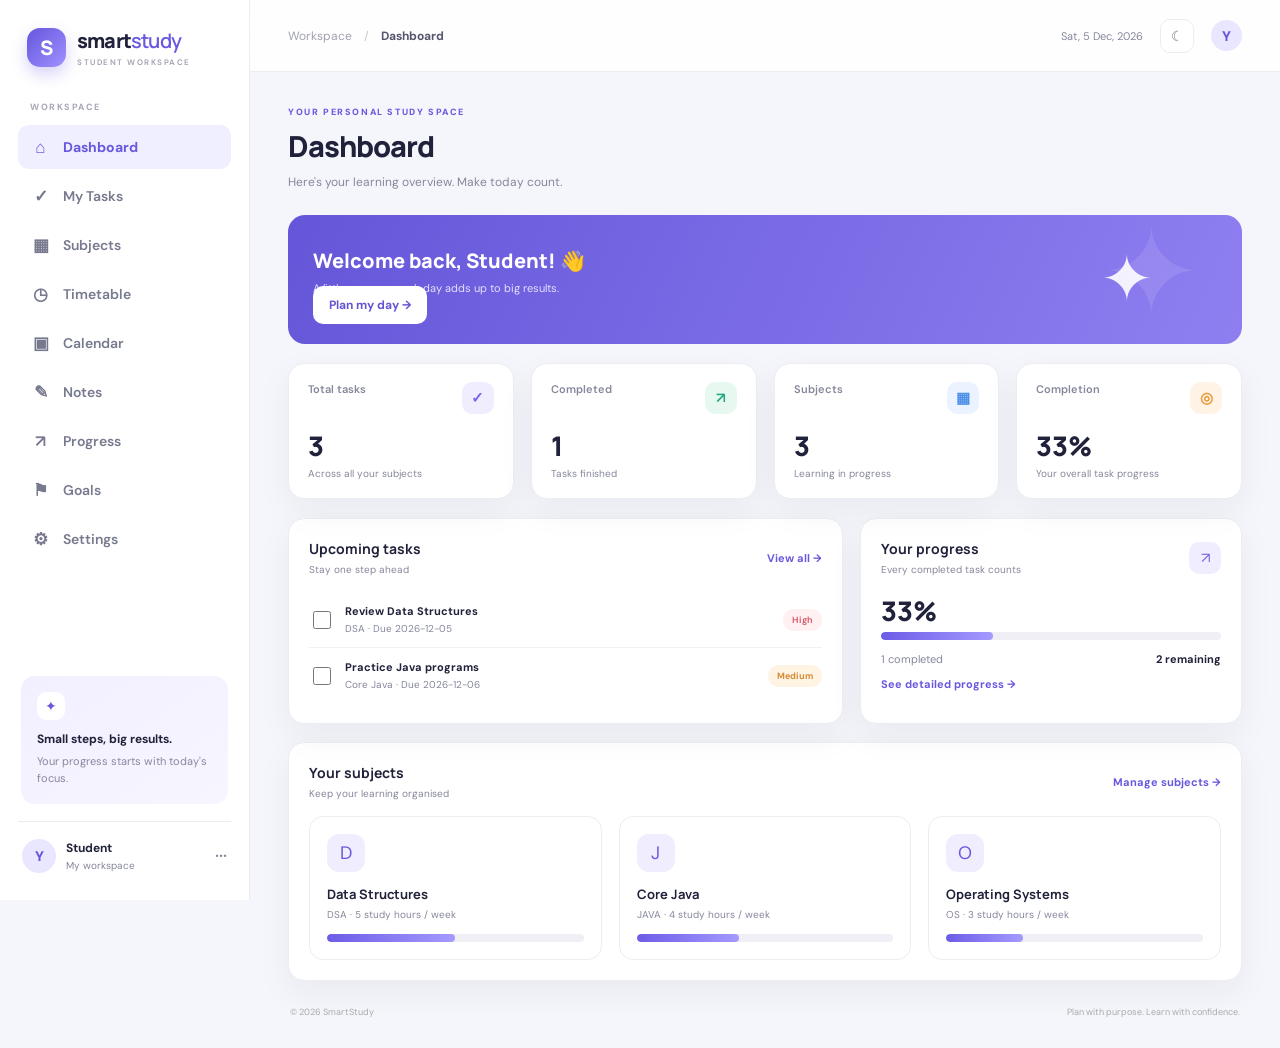
<file: index.html>
<!DOCTYPE html>
<html lang="en">
<head>
  <meta charset="UTF-8"><meta name="viewport" content="width=device-width, initial-scale=1.0">
  <meta name="description" content="SmartStudy student planner">
  <title>Dashboard | SmartStudy</title><link rel="stylesheet" href="style.css">
  <script defer src="app.js"></script>
</head>
<body data-page="dashboard">
<div class="app-shell">
  <aside class="sidebar">
    <a class="brand" href="index.html"><span class="brand-mark">S</span><span>smart<span class="brand-light">study</span><small>STUDENT WORKSPACE</small></span></a>
    <div class="nav-caption">WORKSPACE</div><nav><a class="nav-link active" href="index.html"><span>⌂</span>Dashboard</a>
<a class="nav-link " href="tasks.html"><span>✓</span>My Tasks</a>
<a class="nav-link " href="subjects.html"><span>▦</span>Subjects</a>
<a class="nav-link " href="timetable.html"><span>◷</span>Timetable</a>
<a class="nav-link " href="calendar.html"><span>▣</span>Calendar</a>
<a class="nav-link " href="notes.html"><span>✎</span>Notes</a>
<a class="nav-link " href="progress.html"><span>↗</span>Progress</a>
<a class="nav-link " href="goals.html"><span>⚑</span>Goals</a>
<a class="nav-link " href="settings.html"><span>⚙</span>Settings</a></nav>
    <div class="sidebar-bottom"><div class="mini-card"><div class="mini-icon">✦</div><strong>Small steps, big results.</strong><p>Your progress starts with today's focus.</p></div><div class="profile"><div class="avatar">Y</div><div><b>Student</b><small>My workspace</small></div><a href="settings.html" aria-label="Settings">···</a></div></div>
  </aside>
  <main class="main-area">
    <header class="topbar"><button class="menu-toggle" id="menuToggle" aria-label="Open menu">☰</button><div class="breadcrumb">Workspace <span>/</span> <b>Dashboard</b></div><div class="top-actions"><span class="today-label" id="todayLabel"></span><button class="icon-btn" id="themeToggle" title="Toggle theme">☾</button><div class="avatar small-avatar">Y</div></div></header>
    <section class="page-content">
      <div class="page-heading"><div><p class="eyebrow">YOUR PERSONAL STUDY SPACE</p><h1>Dashboard</h1><p class="subheading" id="pageSubtitle"></p></div><div id="headingAction"></div></div>
      <div id="pageContent"></div>
      <footer>© 2026 SmartStudy <span>Plan with purpose. Learn with confidence.</span></footer>
    </section>
  </main>
</div>
<div class="toast" id="toast" role="status"></div>
</body></html>
</file>
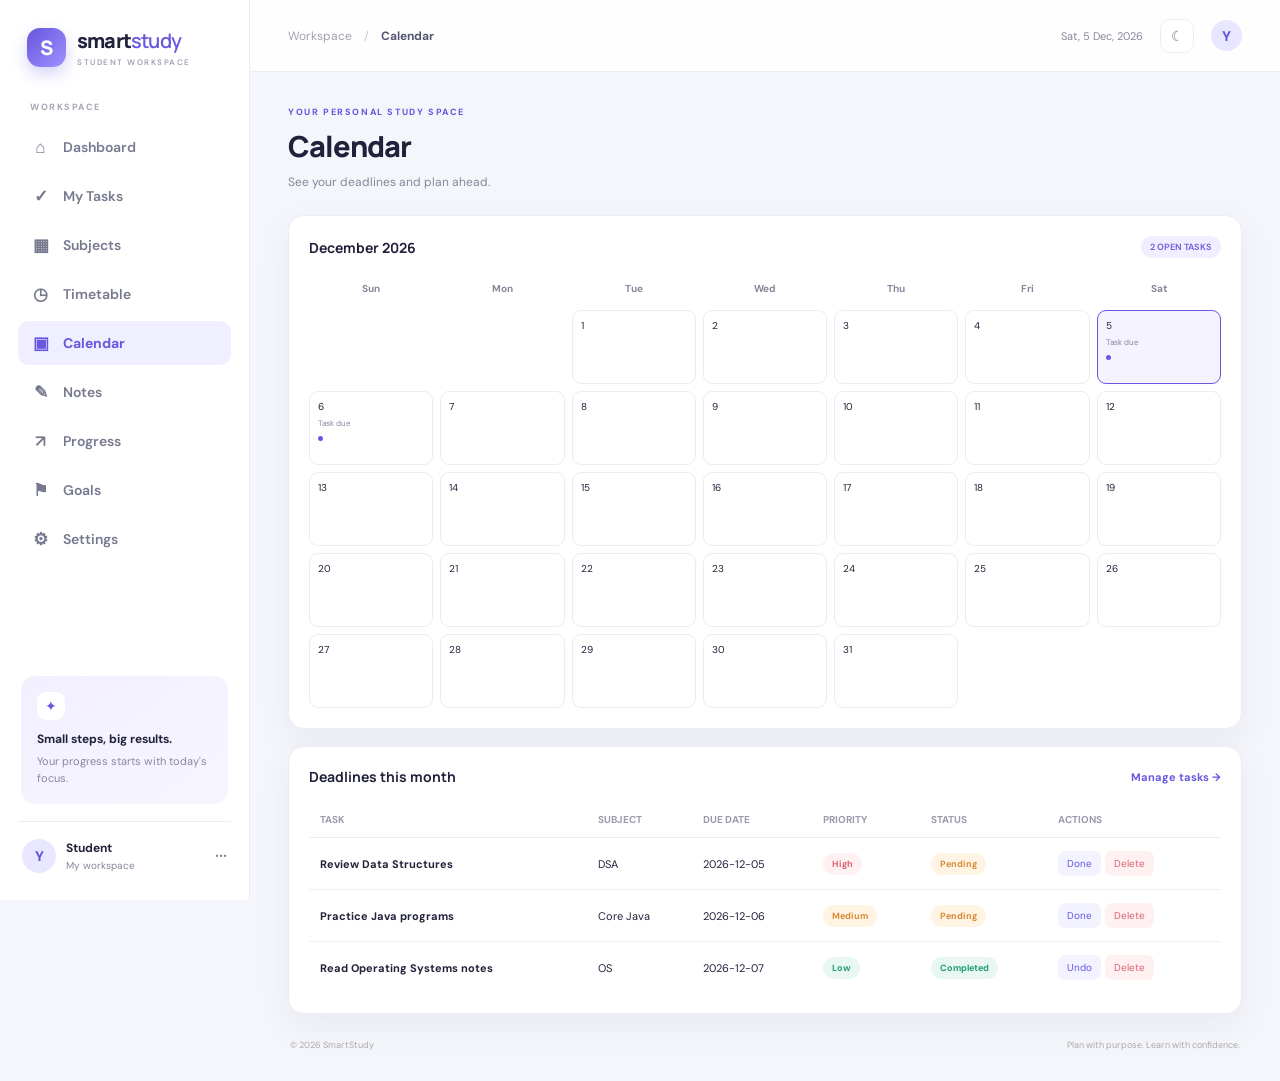
<file: calendar.html>
<!DOCTYPE html>
<html lang="en">
<head>
  <meta charset="UTF-8"><meta name="viewport" content="width=device-width, initial-scale=1.0">
  <meta name="description" content="SmartStudy student planner">
  <title>Calendar | SmartStudy</title><link rel="stylesheet" href="style.css">
  <script defer src="app.js"></script>
</head>
<body data-page="calendar">
<div class="app-shell">
  <aside class="sidebar">
    <a class="brand" href="index.html"><span class="brand-mark">S</span><span>smart<span class="brand-light">study</span><small>STUDENT WORKSPACE</small></span></a>
    <div class="nav-caption">WORKSPACE</div><nav><a class="nav-link " href="index.html"><span>⌂</span>Dashboard</a>
<a class="nav-link " href="tasks.html"><span>✓</span>My Tasks</a>
<a class="nav-link " href="subjects.html"><span>▦</span>Subjects</a>
<a class="nav-link " href="timetable.html"><span>◷</span>Timetable</a>
<a class="nav-link active" href="calendar.html"><span>▣</span>Calendar</a>
<a class="nav-link " href="notes.html"><span>✎</span>Notes</a>
<a class="nav-link " href="progress.html"><span>↗</span>Progress</a>
<a class="nav-link " href="goals.html"><span>⚑</span>Goals</a>
<a class="nav-link " href="settings.html"><span>⚙</span>Settings</a></nav>
    <div class="sidebar-bottom"><div class="mini-card"><div class="mini-icon">✦</div><strong>Small steps, big results.</strong><p>Your progress starts with today's focus.</p></div><div class="profile"><div class="avatar">Y</div><div><b>Student</b><small>My workspace</small></div><a href="settings.html" aria-label="Settings">···</a></div></div>
  </aside>
  <main class="main-area">
    <header class="topbar"><button class="menu-toggle" id="menuToggle" aria-label="Open menu">☰</button><div class="breadcrumb">Workspace <span>/</span> <b>Calendar</b></div><div class="top-actions"><span class="today-label" id="todayLabel"></span><button class="icon-btn" id="themeToggle" title="Toggle theme">☾</button><div class="avatar small-avatar">Y</div></div></header>
    <section class="page-content">
      <div class="page-heading"><div><p class="eyebrow">YOUR PERSONAL STUDY SPACE</p><h1>Calendar</h1><p class="subheading" id="pageSubtitle"></p></div><div id="headingAction"></div></div>
      <div id="pageContent"></div>
      <footer>© 2026 SmartStudy <span>Plan with purpose. Learn with confidence.</span></footer>
    </section>
  </main>
</div>
<div class="toast" id="toast" role="status"></div>
</body></html>
</file>
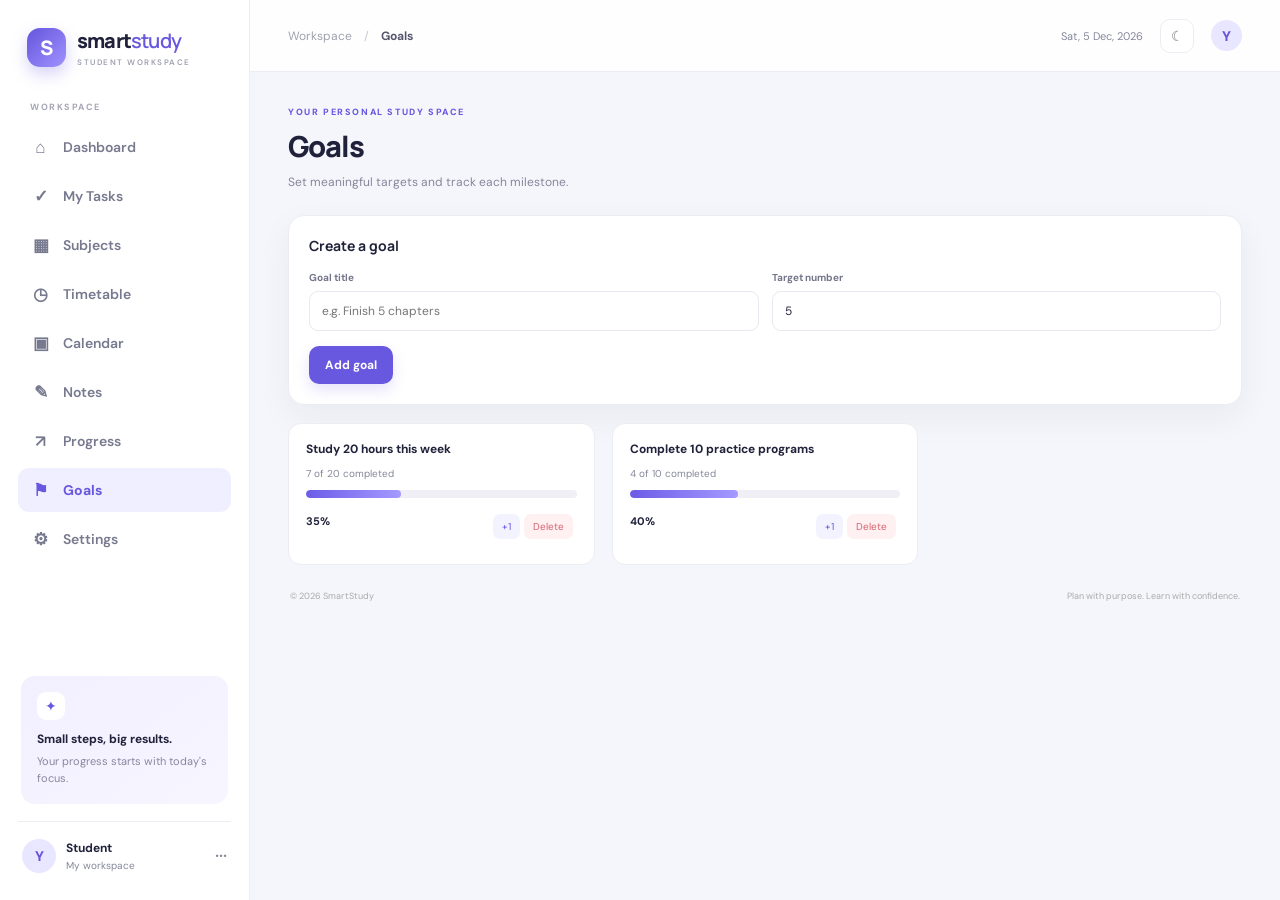
<file: goals.html>
<!DOCTYPE html>
<html lang="en">
<head>
  <meta charset="UTF-8"><meta name="viewport" content="width=device-width, initial-scale=1.0">
  <meta name="description" content="SmartStudy student planner">
  <title>Goals | SmartStudy</title><link rel="stylesheet" href="style.css">
  <script defer src="app.js"></script>
</head>
<body data-page="goals">
<div class="app-shell">
  <aside class="sidebar">
    <a class="brand" href="index.html"><span class="brand-mark">S</span><span>smart<span class="brand-light">study</span><small>STUDENT WORKSPACE</small></span></a>
    <div class="nav-caption">WORKSPACE</div><nav><a class="nav-link " href="index.html"><span>⌂</span>Dashboard</a>
<a class="nav-link " href="tasks.html"><span>✓</span>My Tasks</a>
<a class="nav-link " href="subjects.html"><span>▦</span>Subjects</a>
<a class="nav-link " href="timetable.html"><span>◷</span>Timetable</a>
<a class="nav-link " href="calendar.html"><span>▣</span>Calendar</a>
<a class="nav-link " href="notes.html"><span>✎</span>Notes</a>
<a class="nav-link " href="progress.html"><span>↗</span>Progress</a>
<a class="nav-link active" href="goals.html"><span>⚑</span>Goals</a>
<a class="nav-link " href="settings.html"><span>⚙</span>Settings</a></nav>
    <div class="sidebar-bottom"><div class="mini-card"><div class="mini-icon">✦</div><strong>Small steps, big results.</strong><p>Your progress starts with today's focus.</p></div><div class="profile"><div class="avatar">Y</div><div><b>Student</b><small>My workspace</small></div><a href="settings.html" aria-label="Settings">···</a></div></div>
  </aside>
  <main class="main-area">
    <header class="topbar"><button class="menu-toggle" id="menuToggle" aria-label="Open menu">☰</button><div class="breadcrumb">Workspace <span>/</span> <b>Goals</b></div><div class="top-actions"><span class="today-label" id="todayLabel"></span><button class="icon-btn" id="themeToggle" title="Toggle theme">☾</button><div class="avatar small-avatar">Y</div></div></header>
    <section class="page-content">
      <div class="page-heading"><div><p class="eyebrow">YOUR PERSONAL STUDY SPACE</p><h1>Goals</h1><p class="subheading" id="pageSubtitle"></p></div><div id="headingAction"></div></div>
      <div id="pageContent"></div>
      <footer>© 2026 SmartStudy <span>Plan with purpose. Learn with confidence.</span></footer>
    </section>
  </main>
</div>
<div class="toast" id="toast" role="status"></div>
</body></html>
</file>
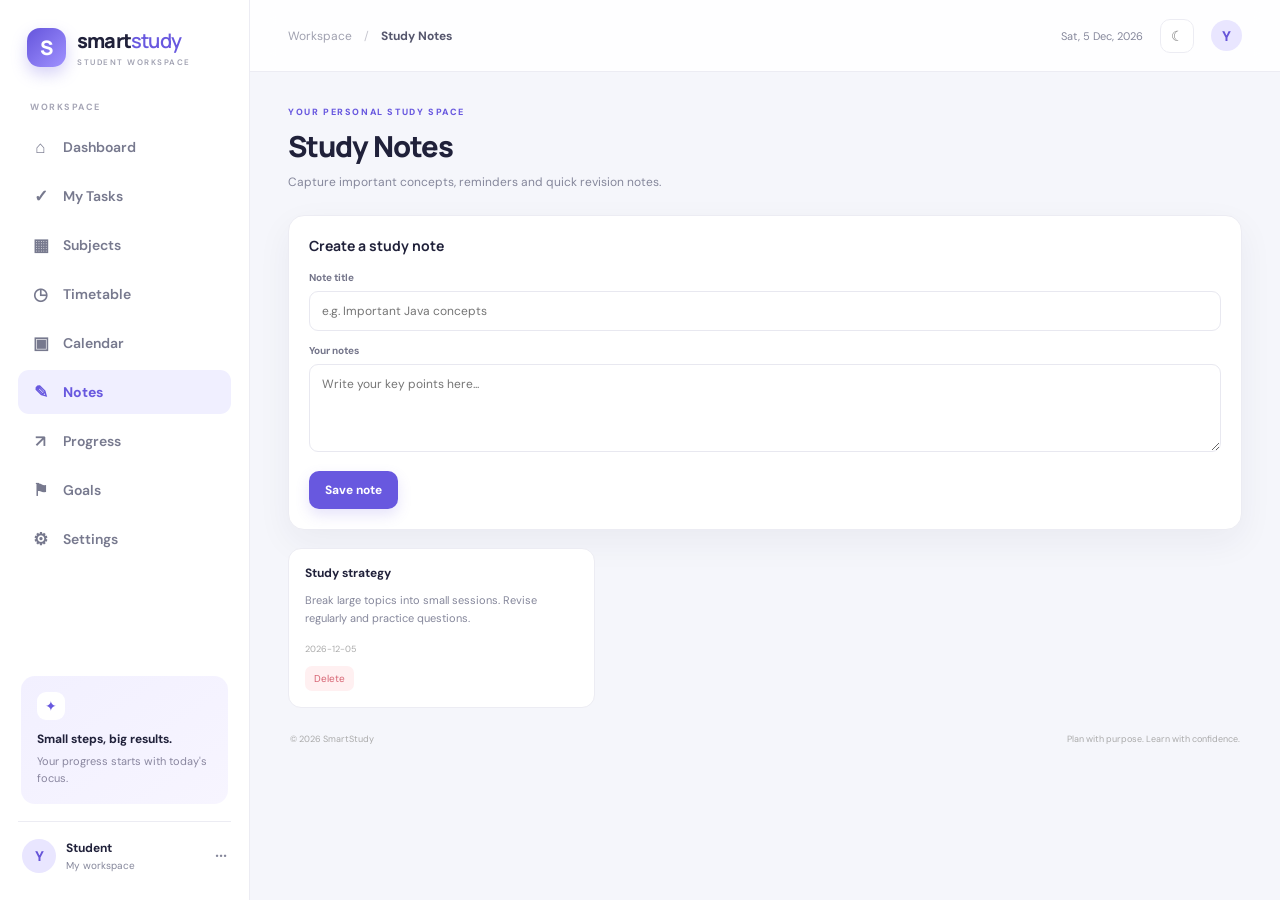
<file: notes.html>
<!DOCTYPE html>
<html lang="en">
<head>
  <meta charset="UTF-8"><meta name="viewport" content="width=device-width, initial-scale=1.0">
  <meta name="description" content="SmartStudy student planner">
  <title>Study Notes | SmartStudy</title><link rel="stylesheet" href="style.css">
  <script defer src="app.js"></script>
</head>
<body data-page="notes">
<div class="app-shell">
  <aside class="sidebar">
    <a class="brand" href="index.html"><span class="brand-mark">S</span><span>smart<span class="brand-light">study</span><small>STUDENT WORKSPACE</small></span></a>
    <div class="nav-caption">WORKSPACE</div><nav><a class="nav-link " href="index.html"><span>⌂</span>Dashboard</a>
<a class="nav-link " href="tasks.html"><span>✓</span>My Tasks</a>
<a class="nav-link " href="subjects.html"><span>▦</span>Subjects</a>
<a class="nav-link " href="timetable.html"><span>◷</span>Timetable</a>
<a class="nav-link " href="calendar.html"><span>▣</span>Calendar</a>
<a class="nav-link active" href="notes.html"><span>✎</span>Notes</a>
<a class="nav-link " href="progress.html"><span>↗</span>Progress</a>
<a class="nav-link " href="goals.html"><span>⚑</span>Goals</a>
<a class="nav-link " href="settings.html"><span>⚙</span>Settings</a></nav>
    <div class="sidebar-bottom"><div class="mini-card"><div class="mini-icon">✦</div><strong>Small steps, big results.</strong><p>Your progress starts with today's focus.</p></div><div class="profile"><div class="avatar">Y</div><div><b>Student</b><small>My workspace</small></div><a href="settings.html" aria-label="Settings">···</a></div></div>
  </aside>
  <main class="main-area">
    <header class="topbar"><button class="menu-toggle" id="menuToggle" aria-label="Open menu">☰</button><div class="breadcrumb">Workspace <span>/</span> <b>Study Notes</b></div><div class="top-actions"><span class="today-label" id="todayLabel"></span><button class="icon-btn" id="themeToggle" title="Toggle theme">☾</button><div class="avatar small-avatar">Y</div></div></header>
    <section class="page-content">
      <div class="page-heading"><div><p class="eyebrow">YOUR PERSONAL STUDY SPACE</p><h1>Study Notes</h1><p class="subheading" id="pageSubtitle"></p></div><div id="headingAction"></div></div>
      <div id="pageContent"></div>
      <footer>© 2026 SmartStudy <span>Plan with purpose. Learn with confidence.</span></footer>
    </section>
  </main>
</div>
<div class="toast" id="toast" role="status"></div>
</body></html>
</file>
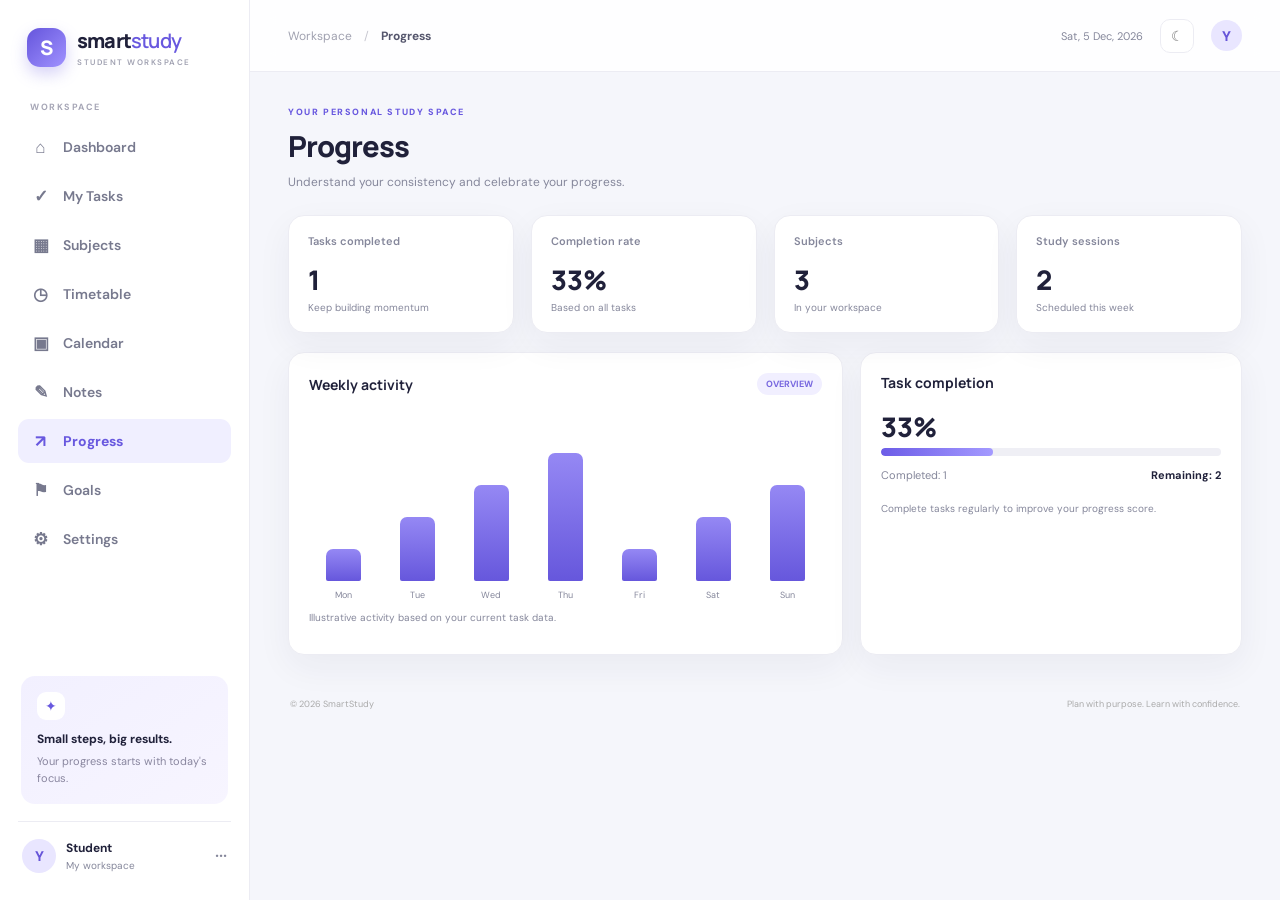
<file: progress.html>
<!DOCTYPE html>
<html lang="en">
<head>
  <meta charset="UTF-8"><meta name="viewport" content="width=device-width, initial-scale=1.0">
  <meta name="description" content="SmartStudy student planner">
  <title>Progress | SmartStudy</title><link rel="stylesheet" href="style.css">
  <script defer src="app.js"></script>
</head>
<body data-page="progress">
<div class="app-shell">
  <aside class="sidebar">
    <a class="brand" href="index.html"><span class="brand-mark">S</span><span>smart<span class="brand-light">study</span><small>STUDENT WORKSPACE</small></span></a>
    <div class="nav-caption">WORKSPACE</div><nav><a class="nav-link " href="index.html"><span>⌂</span>Dashboard</a>
<a class="nav-link " href="tasks.html"><span>✓</span>My Tasks</a>
<a class="nav-link " href="subjects.html"><span>▦</span>Subjects</a>
<a class="nav-link " href="timetable.html"><span>◷</span>Timetable</a>
<a class="nav-link " href="calendar.html"><span>▣</span>Calendar</a>
<a class="nav-link " href="notes.html"><span>✎</span>Notes</a>
<a class="nav-link active" href="progress.html"><span>↗</span>Progress</a>
<a class="nav-link " href="goals.html"><span>⚑</span>Goals</a>
<a class="nav-link " href="settings.html"><span>⚙</span>Settings</a></nav>
    <div class="sidebar-bottom"><div class="mini-card"><div class="mini-icon">✦</div><strong>Small steps, big results.</strong><p>Your progress starts with today's focus.</p></div><div class="profile"><div class="avatar">Y</div><div><b>Student</b><small>My workspace</small></div><a href="settings.html" aria-label="Settings">···</a></div></div>
  </aside>
  <main class="main-area">
    <header class="topbar"><button class="menu-toggle" id="menuToggle" aria-label="Open menu">☰</button><div class="breadcrumb">Workspace <span>/</span> <b>Progress</b></div><div class="top-actions"><span class="today-label" id="todayLabel"></span><button class="icon-btn" id="themeToggle" title="Toggle theme">☾</button><div class="avatar small-avatar">Y</div></div></header>
    <section class="page-content">
      <div class="page-heading"><div><p class="eyebrow">YOUR PERSONAL STUDY SPACE</p><h1>Progress</h1><p class="subheading" id="pageSubtitle"></p></div><div id="headingAction"></div></div>
      <div id="pageContent"></div>
      <footer>© 2026 SmartStudy <span>Plan with purpose. Learn with confidence.</span></footer>
    </section>
  </main>
</div>
<div class="toast" id="toast" role="status"></div>
</body></html>
</file>
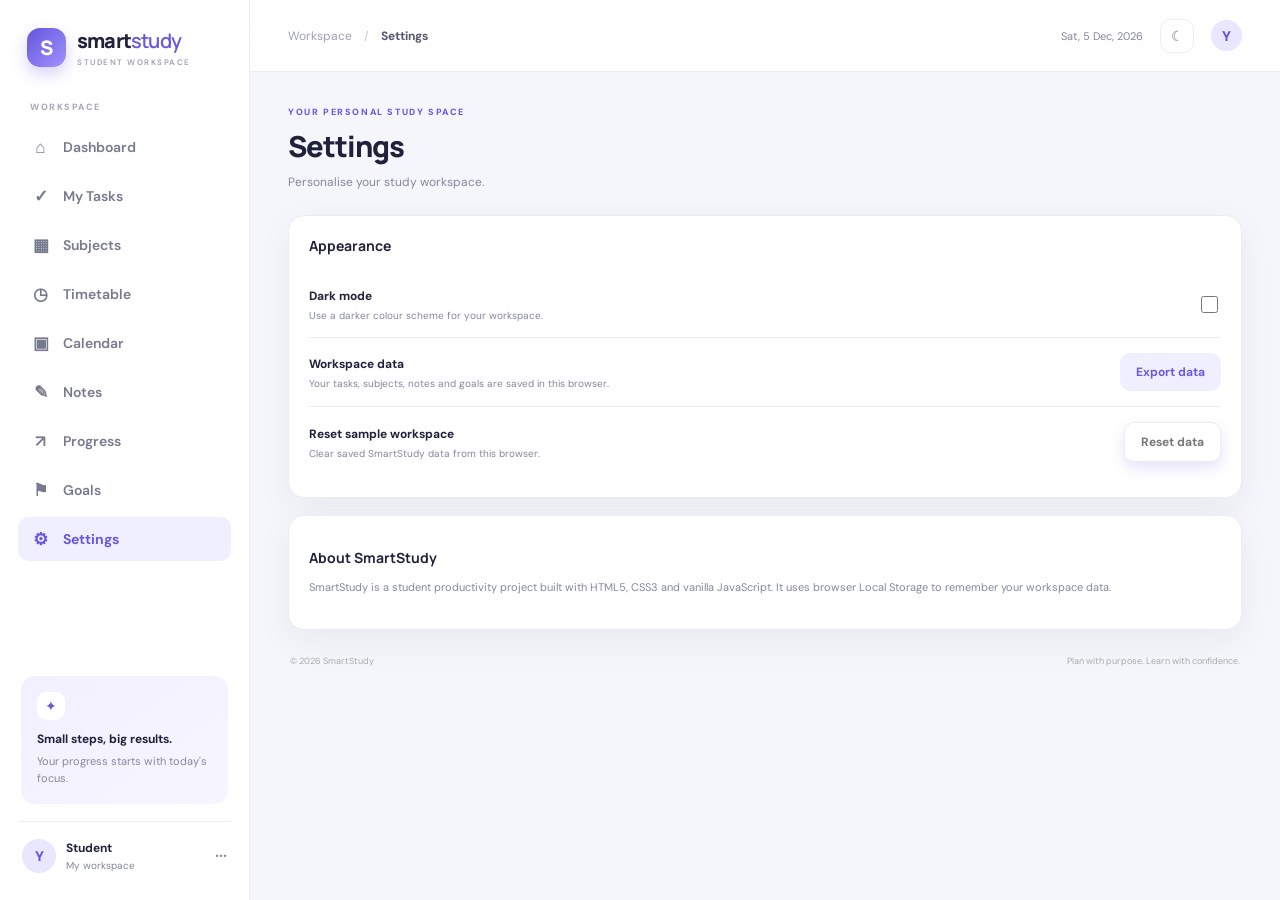
<file: settings.html>
<!DOCTYPE html>
<html lang="en">
<head>
  <meta charset="UTF-8"><meta name="viewport" content="width=device-width, initial-scale=1.0">
  <meta name="description" content="SmartStudy student planner">
  <title>Settings | SmartStudy</title><link rel="stylesheet" href="style.css">
  <script defer src="app.js"></script>
</head>
<body data-page="settings">
<div class="app-shell">
  <aside class="sidebar">
    <a class="brand" href="index.html"><span class="brand-mark">S</span><span>smart<span class="brand-light">study</span><small>STUDENT WORKSPACE</small></span></a>
    <div class="nav-caption">WORKSPACE</div><nav><a class="nav-link " href="index.html"><span>⌂</span>Dashboard</a>
<a class="nav-link " href="tasks.html"><span>✓</span>My Tasks</a>
<a class="nav-link " href="subjects.html"><span>▦</span>Subjects</a>
<a class="nav-link " href="timetable.html"><span>◷</span>Timetable</a>
<a class="nav-link " href="calendar.html"><span>▣</span>Calendar</a>
<a class="nav-link " href="notes.html"><span>✎</span>Notes</a>
<a class="nav-link " href="progress.html"><span>↗</span>Progress</a>
<a class="nav-link " href="goals.html"><span>⚑</span>Goals</a>
<a class="nav-link active" href="settings.html"><span>⚙</span>Settings</a></nav>
    <div class="sidebar-bottom"><div class="mini-card"><div class="mini-icon">✦</div><strong>Small steps, big results.</strong><p>Your progress starts with today's focus.</p></div><div class="profile"><div class="avatar">Y</div><div><b>Student</b><small>My workspace</small></div><a href="settings.html" aria-label="Settings">···</a></div></div>
  </aside>
  <main class="main-area">
    <header class="topbar"><button class="menu-toggle" id="menuToggle" aria-label="Open menu">☰</button><div class="breadcrumb">Workspace <span>/</span> <b>Settings</b></div><div class="top-actions"><span class="today-label" id="todayLabel"></span><button class="icon-btn" id="themeToggle" title="Toggle theme">☾</button><div class="avatar small-avatar">Y</div></div></header>
    <section class="page-content">
      <div class="page-heading"><div><p class="eyebrow">YOUR PERSONAL STUDY SPACE</p><h1>Settings</h1><p class="subheading" id="pageSubtitle"></p></div><div id="headingAction"></div></div>
      <div id="pageContent"></div>
      <footer>© 2026 SmartStudy <span>Plan with purpose. Learn with confidence.</span></footer>
    </section>
  </main>
</div>
<div class="toast" id="toast" role="status"></div>
</body></html>
</file>
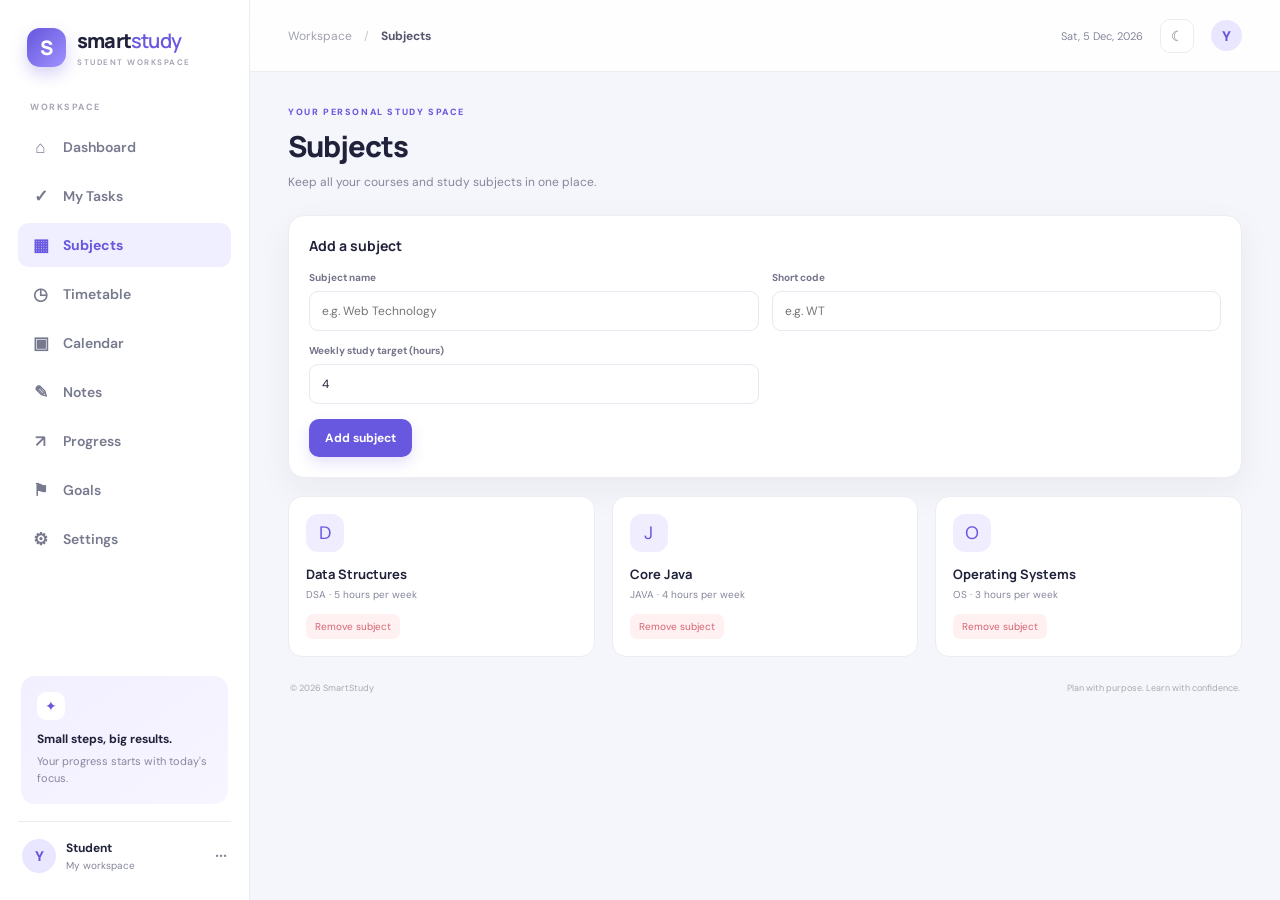
<file: subjects.html>
<!DOCTYPE html>
<html lang="en">
<head>
  <meta charset="UTF-8"><meta name="viewport" content="width=device-width, initial-scale=1.0">
  <meta name="description" content="SmartStudy student planner">
  <title>Subjects | SmartStudy</title><link rel="stylesheet" href="style.css">
  <script defer src="app.js"></script>
</head>
<body data-page="subjects">
<div class="app-shell">
  <aside class="sidebar">
    <a class="brand" href="index.html"><span class="brand-mark">S</span><span>smart<span class="brand-light">study</span><small>STUDENT WORKSPACE</small></span></a>
    <div class="nav-caption">WORKSPACE</div><nav><a class="nav-link " href="index.html"><span>⌂</span>Dashboard</a>
<a class="nav-link " href="tasks.html"><span>✓</span>My Tasks</a>
<a class="nav-link active" href="subjects.html"><span>▦</span>Subjects</a>
<a class="nav-link " href="timetable.html"><span>◷</span>Timetable</a>
<a class="nav-link " href="calendar.html"><span>▣</span>Calendar</a>
<a class="nav-link " href="notes.html"><span>✎</span>Notes</a>
<a class="nav-link " href="progress.html"><span>↗</span>Progress</a>
<a class="nav-link " href="goals.html"><span>⚑</span>Goals</a>
<a class="nav-link " href="settings.html"><span>⚙</span>Settings</a></nav>
    <div class="sidebar-bottom"><div class="mini-card"><div class="mini-icon">✦</div><strong>Small steps, big results.</strong><p>Your progress starts with today's focus.</p></div><div class="profile"><div class="avatar">Y</div><div><b>Student</b><small>My workspace</small></div><a href="settings.html" aria-label="Settings">···</a></div></div>
  </aside>
  <main class="main-area">
    <header class="topbar"><button class="menu-toggle" id="menuToggle" aria-label="Open menu">☰</button><div class="breadcrumb">Workspace <span>/</span> <b>Subjects</b></div><div class="top-actions"><span class="today-label" id="todayLabel"></span><button class="icon-btn" id="themeToggle" title="Toggle theme">☾</button><div class="avatar small-avatar">Y</div></div></header>
    <section class="page-content">
      <div class="page-heading"><div><p class="eyebrow">YOUR PERSONAL STUDY SPACE</p><h1>Subjects</h1><p class="subheading" id="pageSubtitle"></p></div><div id="headingAction"></div></div>
      <div id="pageContent"></div>
      <footer>© 2026 SmartStudy <span>Plan with purpose. Learn with confidence.</span></footer>
    </section>
  </main>
</div>
<div class="toast" id="toast" role="status"></div>
</body></html>
</file>
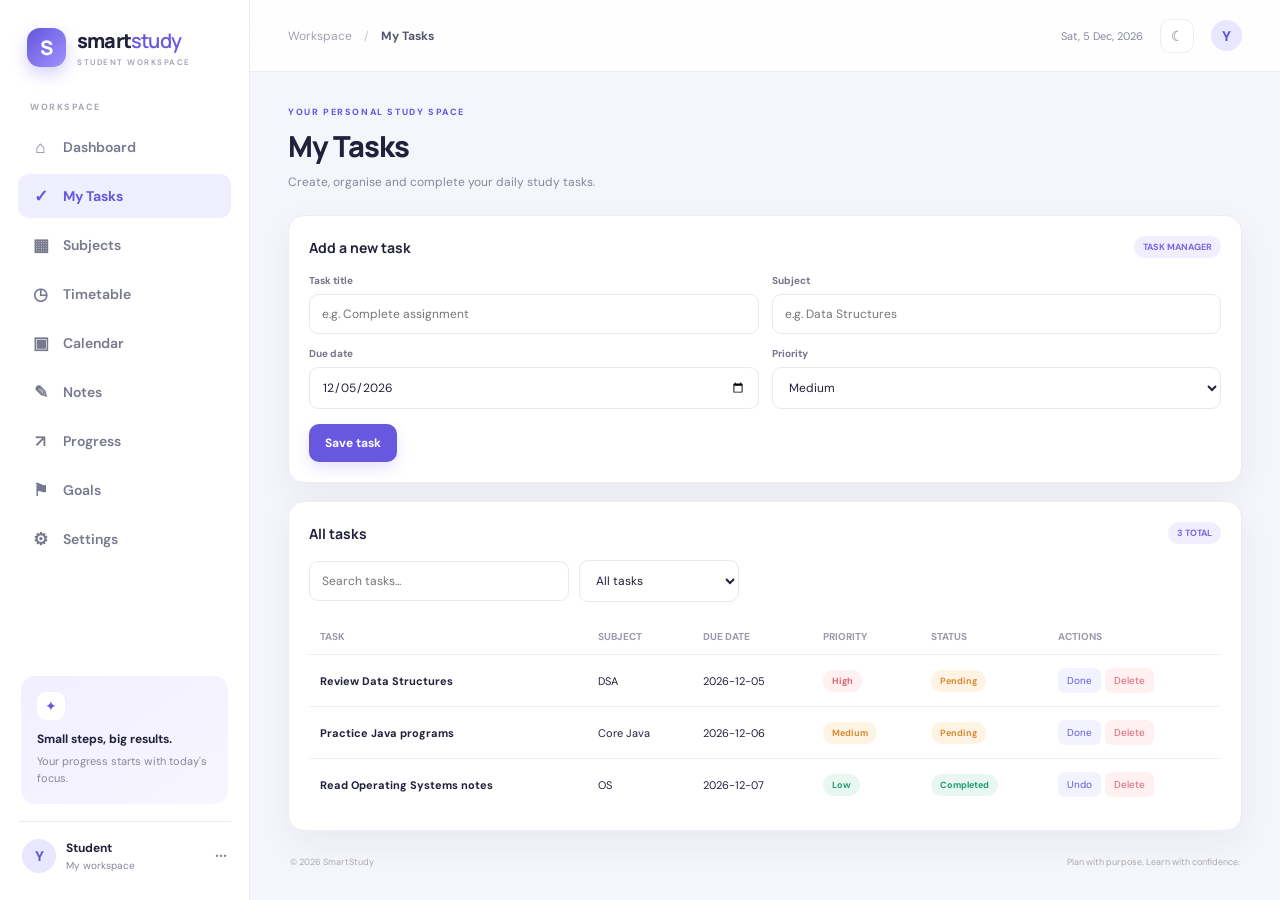
<file: tasks.html>
<!DOCTYPE html>
<html lang="en">
<head>
  <meta charset="UTF-8"><meta name="viewport" content="width=device-width, initial-scale=1.0">
  <meta name="description" content="SmartStudy student planner">
  <title>My Tasks | SmartStudy</title><link rel="stylesheet" href="style.css">
  <script defer src="app.js"></script>
</head>
<body data-page="tasks">
<div class="app-shell">
  <aside class="sidebar">
    <a class="brand" href="index.html"><span class="brand-mark">S</span><span>smart<span class="brand-light">study</span><small>STUDENT WORKSPACE</small></span></a>
    <div class="nav-caption">WORKSPACE</div><nav><a class="nav-link " href="index.html"><span>⌂</span>Dashboard</a>
<a class="nav-link active" href="tasks.html"><span>✓</span>My Tasks</a>
<a class="nav-link " href="subjects.html"><span>▦</span>Subjects</a>
<a class="nav-link " href="timetable.html"><span>◷</span>Timetable</a>
<a class="nav-link " href="calendar.html"><span>▣</span>Calendar</a>
<a class="nav-link " href="notes.html"><span>✎</span>Notes</a>
<a class="nav-link " href="progress.html"><span>↗</span>Progress</a>
<a class="nav-link " href="goals.html"><span>⚑</span>Goals</a>
<a class="nav-link " href="settings.html"><span>⚙</span>Settings</a></nav>
    <div class="sidebar-bottom"><div class="mini-card"><div class="mini-icon">✦</div><strong>Small steps, big results.</strong><p>Your progress starts with today's focus.</p></div><div class="profile"><div class="avatar">Y</div><div><b>Student</b><small>My workspace</small></div><a href="settings.html" aria-label="Settings">···</a></div></div>
  </aside>
  <main class="main-area">
    <header class="topbar"><button class="menu-toggle" id="menuToggle" aria-label="Open menu">☰</button><div class="breadcrumb">Workspace <span>/</span> <b>My Tasks</b></div><div class="top-actions"><span class="today-label" id="todayLabel"></span><button class="icon-btn" id="themeToggle" title="Toggle theme">☾</button><div class="avatar small-avatar">Y</div></div></header>
    <section class="page-content">
      <div class="page-heading"><div><p class="eyebrow">YOUR PERSONAL STUDY SPACE</p><h1>My Tasks</h1><p class="subheading" id="pageSubtitle"></p></div><div id="headingAction"></div></div>
      <div id="pageContent"></div>
      <footer>© 2026 SmartStudy <span>Plan with purpose. Learn with confidence.</span></footer>
    </section>
  </main>
</div>
<div class="toast" id="toast" role="status"></div>
</body></html>
</file>
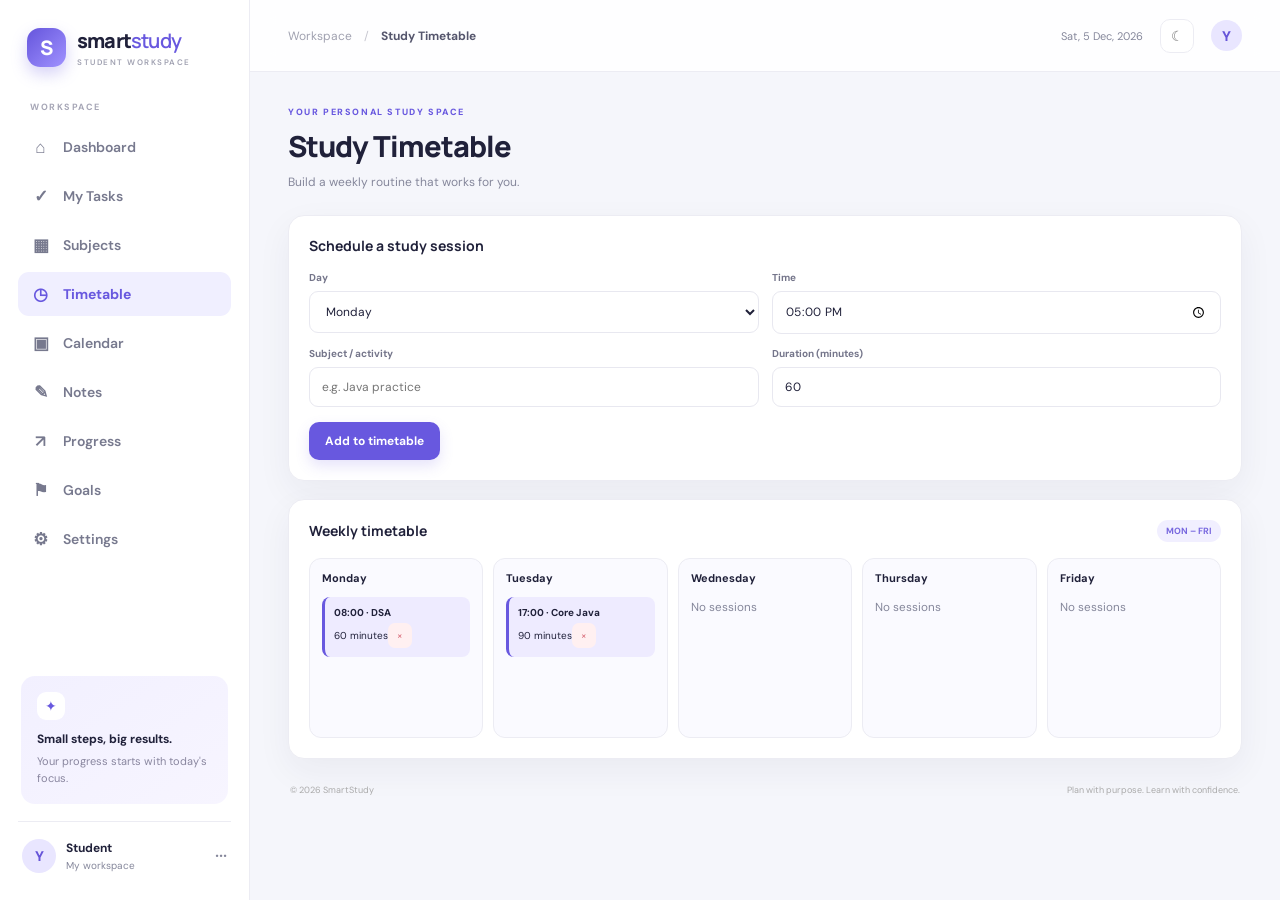
<file: timetable.html>
<!DOCTYPE html>
<html lang="en">
<head>
  <meta charset="UTF-8"><meta name="viewport" content="width=device-width, initial-scale=1.0">
  <meta name="description" content="SmartStudy student planner">
  <title>Study Timetable | SmartStudy</title><link rel="stylesheet" href="style.css">
  <script defer src="app.js"></script>
</head>
<body data-page="timetable">
<div class="app-shell">
  <aside class="sidebar">
    <a class="brand" href="index.html"><span class="brand-mark">S</span><span>smart<span class="brand-light">study</span><small>STUDENT WORKSPACE</small></span></a>
    <div class="nav-caption">WORKSPACE</div><nav><a class="nav-link " href="index.html"><span>⌂</span>Dashboard</a>
<a class="nav-link " href="tasks.html"><span>✓</span>My Tasks</a>
<a class="nav-link " href="subjects.html"><span>▦</span>Subjects</a>
<a class="nav-link active" href="timetable.html"><span>◷</span>Timetable</a>
<a class="nav-link " href="calendar.html"><span>▣</span>Calendar</a>
<a class="nav-link " href="notes.html"><span>✎</span>Notes</a>
<a class="nav-link " href="progress.html"><span>↗</span>Progress</a>
<a class="nav-link " href="goals.html"><span>⚑</span>Goals</a>
<a class="nav-link " href="settings.html"><span>⚙</span>Settings</a></nav>
    <div class="sidebar-bottom"><div class="mini-card"><div class="mini-icon">✦</div><strong>Small steps, big results.</strong><p>Your progress starts with today's focus.</p></div><div class="profile"><div class="avatar">Y</div><div><b>Student</b><small>My workspace</small></div><a href="settings.html" aria-label="Settings">···</a></div></div>
  </aside>
  <main class="main-area">
    <header class="topbar"><button class="menu-toggle" id="menuToggle" aria-label="Open menu">☰</button><div class="breadcrumb">Workspace <span>/</span> <b>Study Timetable</b></div><div class="top-actions"><span class="today-label" id="todayLabel"></span><button class="icon-btn" id="themeToggle" title="Toggle theme">☾</button><div class="avatar small-avatar">Y</div></div></header>
    <section class="page-content">
      <div class="page-heading"><div><p class="eyebrow">YOUR PERSONAL STUDY SPACE</p><h1>Study Timetable</h1><p class="subheading" id="pageSubtitle"></p></div><div id="headingAction"></div></div>
      <div id="pageContent"></div>
      <footer>© 2026 SmartStudy <span>Plan with purpose. Learn with confidence.</span></footer>
    </section>
  </main>
</div>
<div class="toast" id="toast" role="status"></div>
</body></html>
</file>
<file: style.css>
@import url('https://fonts.googleapis.com/css2?family=DM+Sans:wght@400;500;600;700&family=Manrope:wght@400;500;600;700;800&display=swap');
:root{--bg:#f5f6fb;--surface:#fff;--surface2:#f8f8fc;--text:#20213a;--muted:#85879b;--line:#ececf3;--purple:#6858df;--purple2:#8b7cf0;--blue:#4f8fe9;--green:#25a982;--orange:#f1a44d;--red:#e36c7a;--shadow:0 12px 35px rgba(37,35,79,.055)}
*{box-sizing:border-box}body{margin:0;background:var(--bg);color:var(--text);font-family:'DM Sans',sans-serif;font-size:14px}a{color:inherit;text-decoration:none}button,input,select,textarea{font:inherit}button{cursor:pointer}.app-shell{min-height:100vh}.sidebar{position:fixed;inset:0 auto 0 0;width:250px;background:#fff;border-right:1px solid var(--line);padding:27px 18px;display:flex;flex-direction:column;z-index:5}.brand{display:flex;align-items:center;gap:11px;padding:0 9px 34px;font:800 20px Manrope,sans-serif;letter-spacing:-.8px}.brand-mark{width:39px;height:39px;border-radius:13px;background:linear-gradient(135deg,#6555dc,#a092ff);display:grid;place-items:center;color:#fff;font-size:20px;box-shadow:0 7px 16px #8577e655}.brand-light{color:var(--purple);font-weight:600}.brand small{display:block;font:600 8px 'DM Sans';letter-spacing:1.5px;color:#a0a1b1;margin-top:3px}.nav-caption{font-size:9px;font-weight:700;letter-spacing:1.5px;color:#a6a6b6;padding:0 12px 12px}.sidebar nav{display:grid;gap:5px}.nav-link{display:flex;align-items:center;gap:13px;padding:11px 13px;border-radius:11px;color:#77798e;font-weight:600;transition:.2s}.nav-link span{width:19px;text-align:center;font-size:17px}.nav-link:hover,.nav-link.active{background:#f0efff;color:var(--purple)}.nav-link.active{font-weight:700}.sidebar-bottom{margin-top:auto}.mini-card{padding:16px;background:linear-gradient(145deg,#f2f0ff,#f7f5ff);border-radius:14px;margin:0 3px 17px}.mini-icon{width:28px;height:28px;background:#fff;border-radius:9px;color:var(--purple);display:grid;place-items:center;margin-bottom:9px}.mini-card strong{font-size:12px}.mini-card p{font-size:11px;color:#89869f;line-height:1.6;margin:6px 0 0}.profile{border-top:1px solid var(--line);padding:17px 4px 0;display:flex;align-items:center;gap:10px}.avatar{width:34px;height:34px;border-radius:50%;background:#e9e6ff;color:#6655d9;display:grid;place-items:center;font-weight:800}.profile b,.profile small{display:block}.profile b{font-size:12px}.profile small{font-size:10px;color:var(--muted);margin-top:3px}.profile>a{margin-left:auto;color:var(--muted);font-size:21px}.main-area{margin-left:250px;min-height:100vh}.topbar{height:72px;background:rgba(255,255,255,.88);border-bottom:1px solid var(--line);display:flex;align-items:center;justify-content:space-between;padding:0 38px;position:sticky;top:0;z-index:4;backdrop-filter:blur(12px)}.breadcrumb{color:#a0a1b0;font-size:12px}.breadcrumb span{padding:0 9px;color:#c6c6d0}.breadcrumb b{color:#55566d}.top-actions{display:flex;align-items:center;gap:17px}.today-label{font-size:11px;color:var(--muted)}.icon-btn,.menu-toggle{border:1px solid var(--line);background:#fff;width:34px;height:34px;border-radius:10px;color:#777}.small-avatar{width:31px;height:31px}.menu-toggle{display:none}.page-content{max-width:1440px;padding:34px 38px 20px;margin:auto}.page-heading{display:flex;justify-content:space-between;align-items:flex-end;margin-bottom:25px}.eyebrow{font-size:9px;letter-spacing:1.6px;color:var(--purple);font-weight:800;margin:0 0 8px}.page-heading h1{font:800 29px Manrope;margin:0;letter-spacing:-1px}.subheading{color:var(--muted);font-size:12px;margin:8px 0 0}.btn{border:0;border-radius:10px;padding:11px 16px;background:var(--purple);color:#fff;font-size:12px;font-weight:700;box-shadow:0 6px 14px #6858df2b}.btn:hover{background:#5848ce;transform:translateY(-1px)}.btn.secondary{background:#f0efff;color:var(--purple);box-shadow:none}.btn.ghost{background:#fff;border:1px solid var(--line);color:#777}.grid{display:grid;gap:17px}.stats-grid{grid-template-columns:repeat(4,minmax(0,1fr));margin-bottom:19px}.stat-card,.panel,.item-card,.form-card{background:var(--surface);border:1px solid var(--line);border-radius:16px;box-shadow:var(--shadow)}.stat-card{padding:18px 19px;position:relative;overflow:hidden}.stat-top{display:flex;justify-content:space-between;color:var(--muted);font-size:11px;font-weight:600}.stat-icon{width:32px;height:32px;border-radius:10px;display:grid;place-items:center;font-size:15px}.lav{background:#f0edff;color:#7665e6}.blu{background:#eaf3ff;color:#4e8fe8}.grn{background:#e7f8f1;color:#26a77f}.org{background:#fff3e5;color:#e99b3e}.stat-value{font:800 27px Manrope;margin:13px 0 3px}.stat-foot{font-size:10px;color:var(--muted)}.dashboard-grid{grid-template-columns:1.45fr 1fr;margin-bottom:18px}.panel{padding:20px}.panel-head{display:flex;align-items:center;justify-content:space-between;margin-bottom:16px}.panel-head h2{font:700 14px Manrope;margin:0}.panel-head p{color:var(--muted);font-size:10px;margin:5px 0 0}.text-link{color:var(--purple);font-size:11px;font-weight:700}.welcome{background:linear-gradient(115deg,#6556d9,#8e7ff1);color:#fff;border-radius:17px;padding:23px 25px;display:flex;justify-content:space-between;align-items:center;margin-bottom:19px;overflow:hidden;position:relative}.welcome:after{content:"✦";font-size:120px;opacity:.11;position:absolute;right:40px;top:-20px}.welcome h2{font:800 20px Manrope;margin:0 0 7px}.welcome p{margin:0;color:#e5e1ff;font-size:11px}.welcome .btn{background:#fff;color:#6354d4;box-shadow:none;margin-top:16px}.welcome-art{font-size:64px;opacity:.9;margin-right:7%;z-index:1}.progress-track{height:8px;border-radius:10px;background:#efeff5;overflow:hidden}.progress-fill{height:100%;background:linear-gradient(90deg,#6c5ce7,#a49aff);border-radius:10px}.progress-row{display:flex;justify-content:space-between;font-size:11px;margin:12px 0 8px}.muted{color:var(--muted)}.task-row{display:flex;align-items:center;gap:11px;padding:12px 0;border-bottom:1px solid #f1f1f5}.task-row:last-child{border:0}.task-check{width:18px;height:18px;accent-color:var(--purple)}.task-info{flex:1;min-width:0}.task-info b{display:block;font-size:11px}.task-info small{display:block;color:var(--muted);font-size:10px;margin-top:4px}.pill{display:inline-block;border-radius:30px;padding:5px 9px;font-size:9px;font-weight:700;background:#f1efff;color:#7767df}.pill.green{background:#e8f8f1;color:#249b77}.pill.orange{background:#fff3e4;color:#d58b35}.pill.red{background:#fff0f1;color:#d96373}.subject-grid{grid-template-columns:repeat(3,minmax(0,1fr))}.subject-card{padding:17px;border:1px solid var(--line);border-radius:14px;background:var(--surface)}.subject-card .subject-symbol{width:38px;height:38px;border-radius:12px;display:grid;place-items:center;font-size:18px;margin-bottom:13px;background:#f0edff;color:var(--purple)}.subject-card h3{font:700 13px Manrope;margin:0 0 5px}.subject-card p{font-size:10px;color:var(--muted);margin:0 0 13px}.subject-card .progress-track{margin-top:10px}.toolbar{display:flex;gap:10px;align-items:center;flex-wrap:wrap;margin-bottom:17px}.field,select,textarea{width:100%;border:1px solid #e8e8f0;border-radius:9px;padding:11px 12px;background:#fff;color:var(--text);outline:none;font-size:12px}.field:focus,select:focus,textarea:focus{border-color:#9c91f0;box-shadow:0 0 0 3px #8878e51a}.search{max-width:260px}.table-wrap{overflow:auto}.data-table{width:100%;border-collapse:collapse;min-width:560px}.data-table th{text-align:left;color:#999aac;font-size:10px;font-weight:700;padding:11px;border-bottom:1px solid var(--line)}.data-table td{padding:13px 11px;border-bottom:1px solid #f1f1f5;font-size:11px}.data-table tr:last-child td{border:0}.action-btn{border:0;background:#f3f2ff;color:var(--purple);border-radius:7px;padding:6px 9px;font-size:10px;margin-right:4px}.action-btn.delete{background:#fff0f1;color:#d66372}.empty{padding:30px;text-align:center;color:var(--muted);font-size:12px}.form-card{padding:20px;margin-bottom:18px}.form-grid{display:grid;grid-template-columns:repeat(2,minmax(0,1fr));gap:13px}.form-group label{display:block;font-size:10px;font-weight:700;color:#74758a;margin:0 0 7px}.form-group.full{grid-column:1/-1}.form-actions{display:flex;gap:8px;margin-top:15px}.schedule-grid{display:grid;grid-template-columns:repeat(5,minmax(125px,1fr));gap:10px;overflow:auto}.day-column{background:#fafaff;border:1px solid var(--line);border-radius:12px;padding:12px;min-height:180px}.day-column h3{font-size:11px;margin:0 0 12px}.session{background:#eeebff;border-left:3px solid var(--purple);padding:9px;border-radius:8px;margin-bottom:8px;font-size:10px}.session b{display:block;margin-bottom:4px}.calendar-grid{display:grid;grid-template-columns:repeat(7,1fr);gap:7px}.calendar-cell{min-height:74px;border:1px solid var(--line);border-radius:9px;background:#fff;padding:8px;font-size:10px}.calendar-cell.head{min-height:auto;border:0;background:transparent;color:var(--muted);font-weight:700;text-align:center}.calendar-cell.today{border-color:var(--purple);background:#f5f3ff}.calendar-cell.has-task:after{content:"";display:block;width:5px;height:5px;border-radius:50%;background:var(--purple);margin-top:8px}.note-grid,.goal-grid{grid-template-columns:repeat(3,minmax(0,1fr))}.note-card{padding:16px;border:1px solid var(--line);border-radius:13px;background:#fff;min-height:140px}.note-card h3{font-size:12px;margin:0 0 8px}.note-card p{font-size:11px;color:var(--muted);line-height:1.6;white-space:pre-wrap}.note-card small{color:#aaa;font-size:9px}.chart-bars{height:190px;display:flex;align-items:flex-end;gap:13px;padding:15px 4px 0}.bar-col{flex:1;text-align:center}.bar{width:100%;max-width:35px;margin:auto;background:linear-gradient(180deg,#9588f4,#6657dc);border-radius:7px 7px 2px 2px;min-height:4px}.bar-col small{display:block;color:var(--muted);font-size:9px;margin-top:8px}.goal-card{padding:17px;border:1px solid var(--line);border-radius:13px;background:#fff}.goal-card h3{font-size:12px;margin:0 0 7px}.goal-card p{font-size:10px;color:var(--muted)}.goal-card .progress-row{margin-top:16px}.setting-row{display:flex;justify-content:space-between;align-items:center;padding:15px 0;border-bottom:1px solid var(--line)}.setting-row:last-child{border:0}.setting-row b{font-size:12px}.setting-row p{font-size:10px;color:var(--muted);margin:5px 0 0}.switch{accent-color:var(--purple);width:17px;height:17px}.toast{position:fixed;right:25px;bottom:25px;background:#24233a;color:#fff;padding:12px 17px;border-radius:10px;font-size:11px;opacity:0;transform:translateY(10px);transition:.25s;z-index:10;pointer-events:none}.toast.show{opacity:1;transform:translateY(0)}footer{display:flex;justify-content:space-between;color:#aaa;font-size:9px;padding:25px 2px 10px}
body.dark{--bg:#171827;--surface:#222438;--surface2:#292b41;--text:#f1f1fa;--muted:#a4a5bb;--line:#34364d;--shadow:none}body.dark .sidebar,body.dark .topbar{background:#202237}body.dark .nav-link:hover,body.dark .nav-link.active{background:#343052}body.dark .mini-card{background:#302d4d}body.dark .mini-card p{color:#b7b2d5}body.dark .field,body.dark select,body.dark textarea,body.dark .icon-btn,body.dark .subject-card,body.dark .note-card,body.dark .goal-card,body.dark .calendar-cell{background:#292b41;color:var(--text);border-color:var(--line)}body.dark .day-column{background:#25273a}body.dark .session{background:#383253}body.dark .task-row,body.dark .data-table td{border-color:#34364d}
@media(max-width:1050px){.sidebar{width:220px}.main-area{margin-left:220px}.stats-grid{grid-template-columns:repeat(2,1fr)}.subject-grid,.note-grid,.goal-grid{grid-template-columns:repeat(2,1fr)}.page-content{padding:28px 24px}}@media(max-width:760px){.sidebar{transform:translateX(-100%);transition:.25s;width:250px;box-shadow:var(--shadow)}body.menu-open .sidebar{transform:translateX(0)}.main-area{margin-left:0}.menu-toggle{display:block}.topbar{padding:0 17px;height:62px}.today-label{display:none}.page-content{padding:24px 16px}.page-heading h1{font-size:25px}.dashboard-grid{grid-template-columns:1fr}.welcome-art{font-size:42px}.subject-grid,.note-grid,.goal-grid{grid-template-columns:1fr 1fr}.form-grid{grid-template-columns:1fr}.form-group.full{grid-column:auto}.stats-grid{gap:10px}.stat-card{padding:14px}.stat-value{font-size:23px}.calendar-cell{min-height:55px;padding:5px}footer span{display:none}}@media(max-width:430px){.subject-grid,.note-grid,.goal-grid{grid-template-columns:1fr}.stats-grid{grid-template-columns:1fr 1fr}.welcome{padding:18px}.welcome h2{font-size:17px}.welcome-art{display:none}.breadcrumb{font-size:10px}}
</file>
